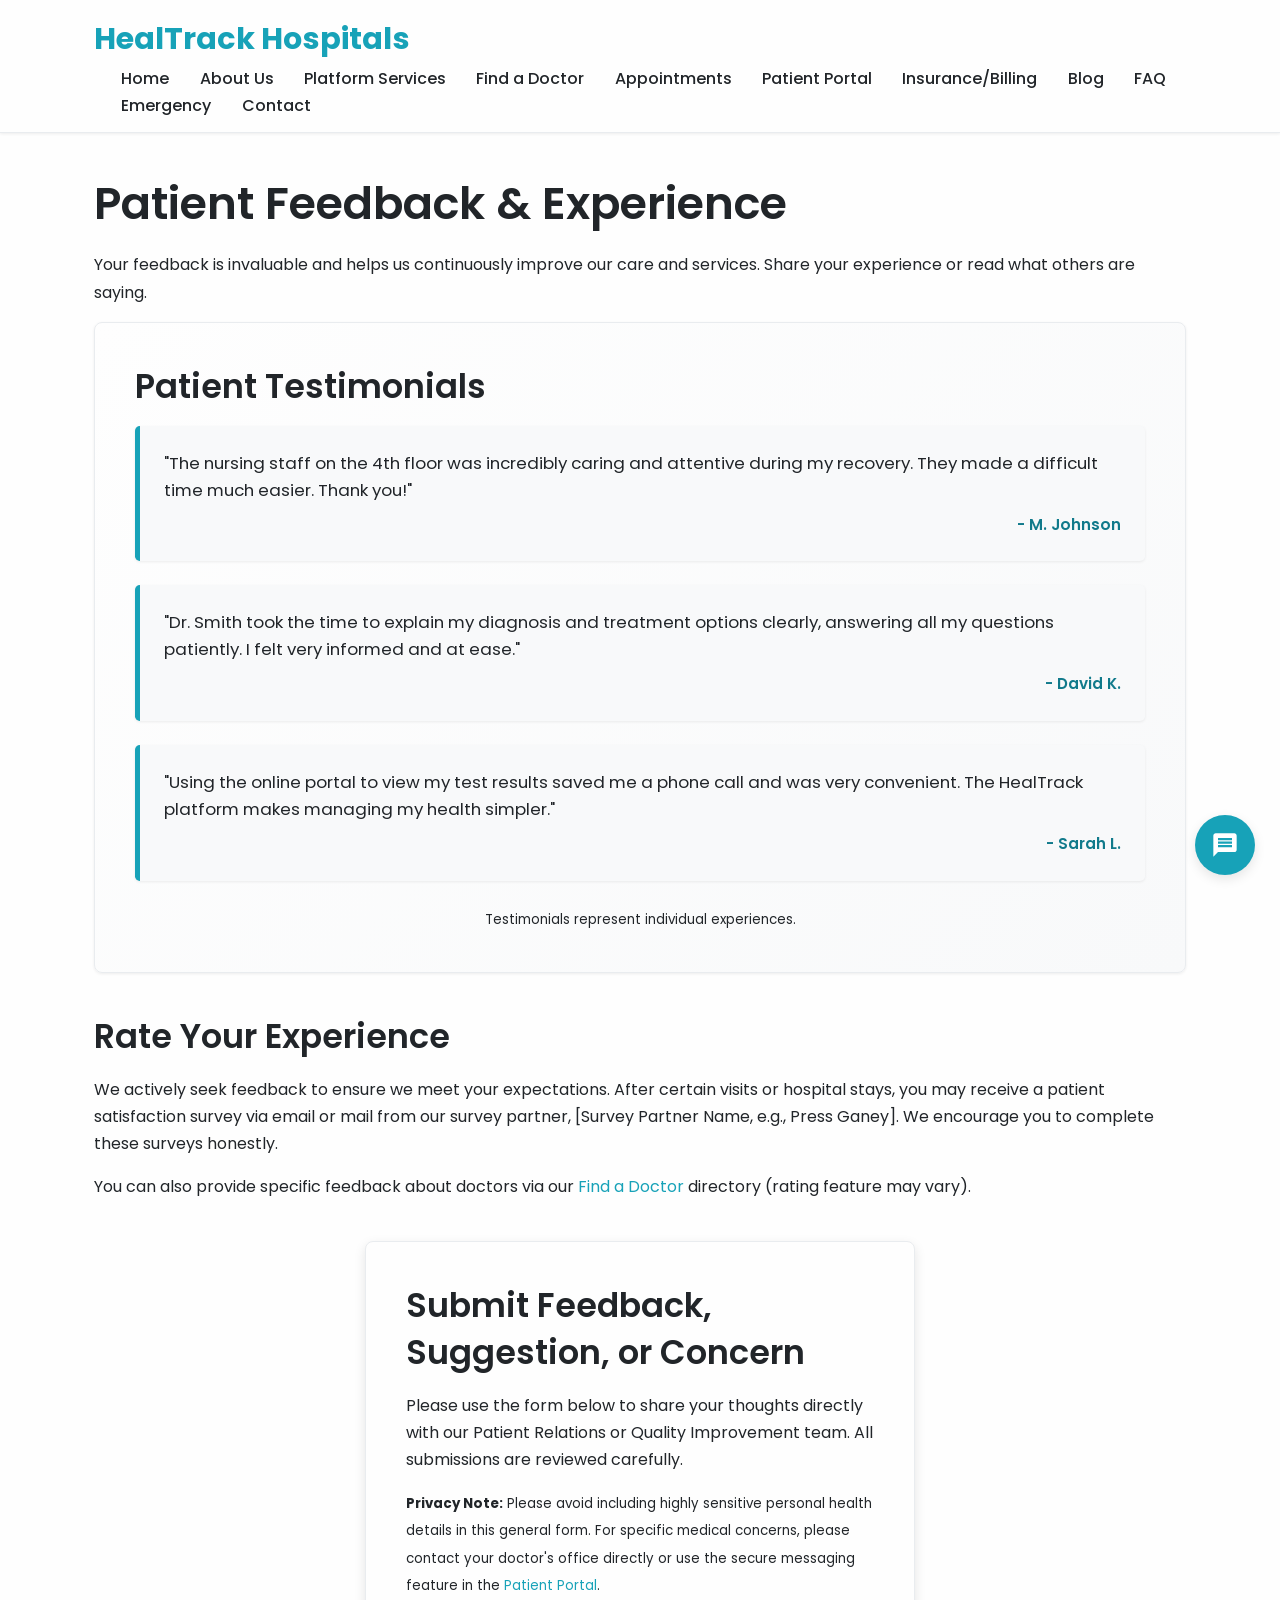
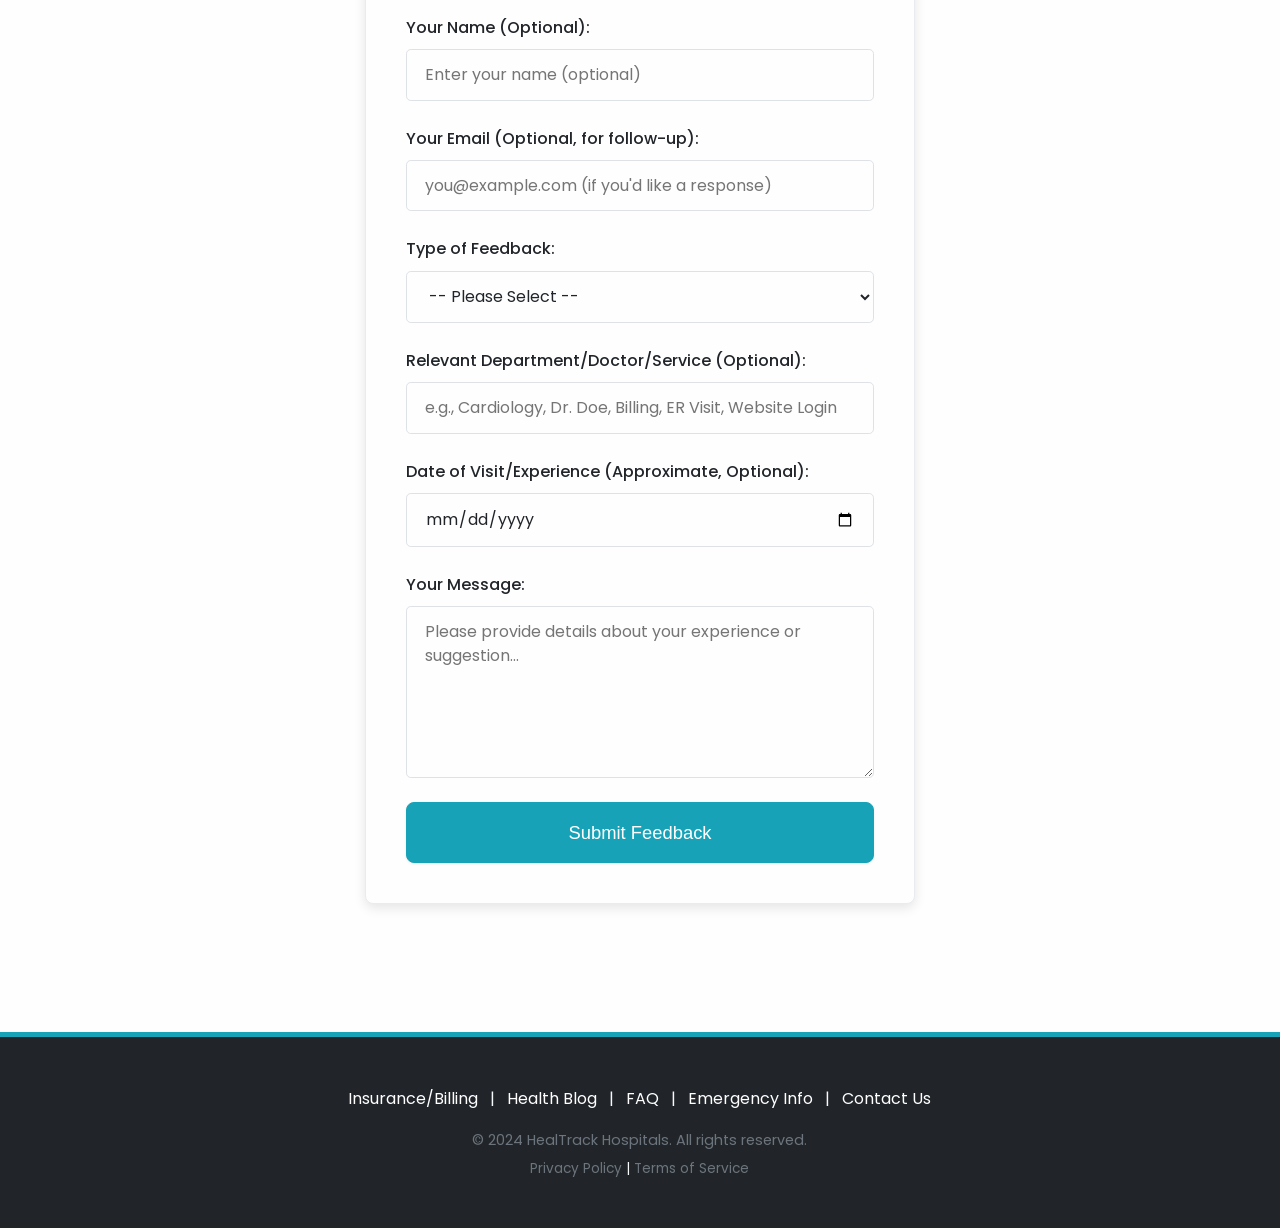
<file: feedback.html>
<!DOCTYPE html>
<html lang="en">
<head>
    <meta charset="UTF-8">
    <meta name="viewport" content="width=device-width, initial-scale=1.0">
    <!-- Title was incorrect, corrected to Feedback -->
    <title>Patient Feedback & Reviews - HealTrack Hospitals</title>
    <link rel="preconnect" href="https://fonts.googleapis.com">
    <link rel="preconnect" href="https://fonts.gstatic.com" crossorigin>
    <link href="https://fonts.googleapis.com/css2?family=Poppins:wght@300;400;500;600;700&display=swap" rel="stylesheet">
    <link rel="stylesheet" href="style.css">
</head>
<body>
    <header>
        <div class="container">
            <div class="logo">HealTrack Hospitals</div>
            <nav>
                 <ul>
                    <li><a href="index.html">Home</a></li>
                    <li><a href="about.html">About Us</a></li>
                    <li><a href="services.html">Platform Services</a></li>
                    <li><a href="doctors.html">Find a Doctor</a></li>
                    <li><a href="appointment.html">Appointments</a></li>
                    <li><a href="patient-portal-login.html">Patient Portal</a></li>
                    <li><a href="insurance.html">Insurance/Billing</a></li>
                    <li><a href="blog.html">Blog</a></li>
                    <li><a href="faq.html">FAQ</a></li>
                    <li><a href="emergency-info.html">Emergency</a></li>
                    <li><a href="contact.html">Contact</a></li>
                    <!-- Optional: Add explicit feedback link here if desired -->
                    <!-- <li><a href="feedback.html" class="active">Feedback</a></li> -->
                 </ul>
             </nav>
         </div>
    </header>

    <main class="container page-padding">
        <h1>Patient Feedback & Experience</h1>
        <p>Your feedback is invaluable and helps us continuously improve our care and services. Share your experience or read what others are saying.</p>

        <section id="testimonials-feedback" class="styled-section">
            <h2>Patient Testimonials</h2>
            <!-- TODO: Load testimonials dynamically or add more static examples -->
             <div class="testimonial">
                <blockquote> <!-- Use blockquote for testimonials -->
                    <p>"The nursing staff on the 4th floor was incredibly caring and attentive during my recovery. They made a difficult time much easier. Thank you!"</p>
                </blockquote>
                <cite>- M. Johnson</cite> <!-- Use cite for the source -->
             </div>
             <div class="testimonial">
                <blockquote>
                 <p>"Dr. Smith took the time to explain my diagnosis and treatment options clearly, answering all my questions patiently. I felt very informed and at ease."</p>
                </blockquote>
                <cite>- David K.</cite>
             </div>
             <div class="testimonial">
                <blockquote>
                 <p>"Using the online portal to view my test results saved me a phone call and was very convenient. The HealTrack platform makes managing my health simpler."</p>
                </blockquote>
                <cite>- Sarah L.</cite>
             </div>
            <p style="text-align: center; margin-top: 1rem;"><small>Testimonials represent individual experiences.</small></p>
        </section>

        <section id="rating-info">
            <h2>Rate Your Experience</h2>
             <!-- TODO: Specify actual survey partner -->
             <p>We actively seek feedback to ensure we meet your expectations. After certain visits or hospital stays, you may receive a patient satisfaction survey via email or mail from our survey partner, [Survey Partner Name, e.g., Press Ganey]. We encourage you to complete these surveys honestly.</p>
             <p>You can also provide specific feedback about doctors via our <a href="doctors.html">Find a Doctor</a> directory (rating feature may vary).</p>
        </section>

        <section id="feedback-form-section" class="centered-form-container">
            <h2>Submit Feedback, Suggestion, or Concern</h2>
            <p>Please use the form below to share your thoughts directly with our Patient Relations or Quality Improvement team. All submissions are reviewed carefully.</p>
            <p><small><strong>Privacy Note:</strong> Please avoid including highly sensitive personal health details in this general form. For specific medical concerns, please contact your doctor's office directly or use the secure messaging feature in the <a href="patient-portal-login.html">Patient Portal</a>.</small></p>

            <form id="feedback-form" action="#" method="post" class="needs-validation" novalidate> <!-- TODO: Add backend action URL -->
                <div class="form-group">
                    <label for="feedback-name">Your Name (Optional):</label>
                    <input type="text" id="feedback-name" name="feedback_name" placeholder="Enter your name (optional)" autocomplete="name">
                </div>
                <div class="form-group">
                    <label for="feedback-email">Your Email (Optional, for follow-up):</label>
                    <input type="email" id="feedback-email" name="feedback_email" placeholder="you@example.com (if you'd like a response)" autocomplete="email">
                </div>
                <div class="form-group">
                    <label for="feedback-type">Type of Feedback:</label>
                    <select id="feedback-type" name="feedback_type" required>
                        <option value="" disabled selected>-- Please Select --</option>
                        <option value="compliment">Compliment / Positive Feedback</option>
                        <option value="suggestion">Suggestion for Improvement</option>
                        <option value="concern">Concern / Complaint</option>
                        <option value="website_platform">Website / Portal Feedback</option>
                        <option value="general">General Comment</option>
                    </select>
                    <div class="invalid-feedback">Please select the type of feedback.</div>
                </div>
                 <div class="form-group">
                     <label for="feedback-department">Relevant Department/Doctor/Service (Optional):</label>
                     <input type="text" id="feedback-department" name="feedback_department" placeholder="e.g., Cardiology, Dr. Doe, Billing, ER Visit, Website Login">
                 </div>
                 <div class="form-group">
                    <label for="visit-date">Date of Visit/Experience (Approximate, Optional):</label>
                    <input type="date" id="visit-date" name="visit_date">
                 </div>
                 <div class="form-group">
                     <label for="feedback-message">Your Message:</label>
                     <textarea id="feedback-message" name="feedback_message" rows="6" required placeholder="Please provide details about your experience or suggestion..."></textarea>
                     <div class="invalid-feedback">Please enter your message.</div>
                 </div>
                 <button type="submit" class="btn btn-primary btn-lg" style="width: 100%;">Submit Feedback</button>
             </form>
        </section>

    </main>
    <footer>
        <div class="container">
            <div class="footer-links">
                <a href="insurance.html">Insurance/Billing</a> |
                <a href="blog.html">Health Blog</a> |
                <a href="faq.html">FAQ</a> |
                <a href="emergency-info.html">Emergency Info</a> |
                <a href="contact.html">Contact Us</a>
            </div>
            <div class="footer-info">
                © 2024 HealTrack Hospitals. All rights reserved.
            </div>
            <div class="footer-legal">
                 <a href="#">Privacy Policy</a> | <a href="#">Terms of Service</a>
            </div>
        </div>
    </footer>

    <!-- Chatbot Structure (Reusing improved structure) -->
     <div id="chatbot-container">
         <button id="chatbot-toggle" title="Chat with Assistant" aria-label="Toggle chat window"></button>
         <div id="chatbot-window" class="hidden" role="dialog" aria-labelledby="chatbot-header" aria-modal="true">
              <div id="chatbot-header">HealTrack Assistant</div>
              <div id="chatbot-messages" aria-live="polite" role="log">
                  <div class="bot-message">Hi! Want to provide feedback about your experience, share a suggestion, or read patient testimonials?</div>
              </div>
              <div id="chatbot-input">
                  <input type="text" id="user-input" placeholder="Type your message..." autocomplete="off" aria-label="Your message">
                  <button id="send-button" title="Send Message" aria-label="Send your message"></button>
              </div>
         </div>
      </div>

    <script src="script.js"></script>
</body>
</html>
</file>
<file: style.css>
/* ===== ROOT VARIABLES & BASE STYLES ===== */
:root {
    /* NEW: Teal & Orange Palette */
    --primary-color: #17a2b8; /* Teal */
    --primary-dark: #117a8b; /* Darker Teal */
    --primary-light: #d1ecf1; /* Lighter Teal Tint */
    --secondary-color: #343a40; /* Dark Gray */
    --secondary-dark: #212529; /* Very Dark Gray / Blackish */
    --secondary-light: #6c757d; /* Medium Gray */
    --accent-color: #fd7e14; /* Orange */
    --accent-dark: #e66a00; /* Darker Orange */

    --light-bg: #f8f9fa; /* Very Light Gray */
    --lighter-bg: #fefefe; /* Off-White */
    --white: #ffffff;
    --border-color: #dee2e6; /* Light Gray Border */
    --border-light: #e9ecef; /* Very Light Border */

    --text-color: var(--secondary-dark); /* Main text */
    --text-muted: var(--secondary-light); /* Muted text */
    --link-color: var(--primary-color);
    --link-hover-color: var(--primary-dark);

    --success: #28a745;
    --danger: #dc3545;
    --warning: #ffc107;
    --info: #17a2b8; /* Teal also used for info */

    --font-family: 'Poppins', 'Segoe UI', Tahoma, Geneva, Verdana, sans-serif;
    --base-font-size: 16px;
    --line-height: 1.7;

    --container-width: 1140px;
    --container-padding: 1.5rem; /* Slightly more padding */

    --border-radius-sm: 0.2rem;
    --border-radius: 0.3rem;
    --border-radius-lg: 0.5rem;

    --box-shadow-sm: 0 1px 3px rgba(0, 0, 0, 0.07);
    --box-shadow: 0 4px 12px rgba(0, 0, 0, 0.1);
    --box-shadow-lg: 0 8px 25px rgba(0, 0, 0, 0.15);
    --box-shadow-focus: 0 0 0 0.25rem rgba(23, 162, 184, 0.25); /* Teal focus */

    --transition-speed: 0.25s ease-in-out;

    /* Spacing units */
    --spacing-xs: 0.25rem;
    --spacing-sm: 0.5rem;
    --spacing-md: 1rem;
    --spacing-lg: 1.5rem;
    --spacing-xl: 2.5rem;
    --spacing-xxl: 4rem;
}

* {
    margin: 0;
    padding: 0;
    box-sizing: border-box;
}

html {
    font-size: var(--base-font-size);
    scroll-behavior: smooth;
    -webkit-font-smoothing: antialiased;
    -moz-osx-font-smoothing: grayscale;
}

body {
    font-family: var(--font-family);
    line-height: var(--line-height);
    color: var(--text-color);
    background-color: var(--lighter-bg); /* Use off-white */
    display: flex;
    flex-direction: column;
    min-height: 100vh;
}

main {
    flex-grow: 1; /* Allow main content to expand */
}

.container {
    width: 90%;
    max-width: var(--container-width);
    margin: 0 auto;
    padding: 0 var(--container-padding);
}

/* Utility: Add padding to main content areas */
main.page-padding {
    padding-top: var(--spacing-xl);
    padding-bottom: var(--spacing-xxl); /* More vertical padding */
}

section {
    margin-bottom: var(--spacing-xl);
}
section:last-of-type {
    margin-bottom: 0; /* Remove bottom margin on last section */
}

/* Page Title Styling */
.page-title {
    font-size: clamp(2rem, 5vw, 2.8rem); /* Responsive title size */
    font-weight: 700;
    color: var(--secondary-dark);
    margin-bottom: var(--spacing-sm);
    padding-bottom: var(--spacing-sm);
    border-bottom: 3px solid var(--primary-color);
    display: inline-block; /* Fit border to text */
}
.page-title i { /* Icon in page title */
    margin-right: var(--spacing-sm);
    color: var(--primary-color);
    font-size: 0.9em;
}

/* Lead text below main titles */
p.lead-text {
    font-size: 1.15rem;
    color: var(--text-muted);
    margin-bottom: var(--spacing-xl);
    max-width: 800px; /* Constrain width */
    line-height: 1.8;
}

/* Section Title Styling */
.section-title {
    font-size: clamp(1.6rem, 4vw, 2.1rem);
    font-weight: 600;
    color: var(--primary-dark);
    margin-bottom: var(--spacing-lg);
    position: relative;
    padding-bottom: var(--spacing-sm);
}
/* Underline effect for section titles */
.section-title::after {
    content: '';
    position: absolute;
    bottom: 0;
    left: 0;
    width: 60px; /* Fixed width underline */
    height: 3px;
    background-color: var(--accent-color); /* Use accent for underline */
    border-radius: 2px;
}
/* Remove default H2 border */
h2 { border-bottom: none; padding-bottom: 0; }

/* Basic Element Styles */
h1, h2, h3, h4, h5, h6 {
    margin-bottom: 1rem;
    font-weight: 600;
    line-height: 1.4; /* Slightly tighter */
    color: var(--secondary-dark);
}
h1 { font-size: 2.8rem; }
h2 { font-size: 2.1rem; }
h3 { font-size: 1.6rem; color: var(--primary-dark); }
h4 { font-size: 1.25rem; }

p {
    margin-bottom: var(--spacing-md);
}
p:last-child { margin-bottom: 0; }

a {
    color: var(--link-color);
    text-decoration: none;
    transition: color var(--transition-speed);
}
a:hover {
    color: var(--link-hover-color);
    text-decoration: underline;
}
/* External link icon */
a i.fa-external-link-alt { font-size: 0.8em; margin-left: 3px; }

ul, ol {
    padding-left: 25px;
    margin-bottom: var(--spacing-md);
}
li { margin-bottom: var(--spacing-sm); }

/* Styled Lists (using icons) */
ul.styled-list, ul.leadership-list, ul.portal-features-list, ul.why-list {
    list-style: none;
    padding-left: 0;
}
ul.styled-list li, ul.leadership-list li, ul.portal-features-list li, ul.why-list li {
    padding-left: 2rem; /* Space for icon */
    position: relative;
    margin-bottom: var(--spacing-md);
}
ul.styled-list .list-icon, ul.leadership-list .list-icon, ul.portal-features-list .list-icon, ul.why-list .list-icon {
    position: absolute;
    left: 0;
    top: 5px; /* Adjust vertical alignment */
    color: var(--primary-color);
    font-size: 1.1em;
    width: 1.5em; /* Ensure consistent alignment */
    text-align: center;
}
ul.why-list .list-icon.success { color: var(--success); }
ul.two-column-list .list-icon.danger { color: var(--danger); }

/* Two Column List */
.two-column-list {
    columns: 2;
    -webkit-columns: 2;
    -moz-columns: 2;
    column-gap: var(--spacing-xl);
    list-style: none;
    padding-left: 0;
}
.two-column-list li {
    break-inside: avoid-column; /* Prevent items breaking across columns */
    padding-left: 2rem;
    position: relative;
    margin-bottom: var(--spacing-md);
}
.two-column-list .list-icon {
    position: absolute;
    left: 0;
    top: 5px;
    color: var(--primary-color);
    font-size: 1em;
    width: 1.5em;
    text-align: center;
}

blockquote {
    margin: var(--spacing-md) 0;
    padding: var(--spacing-md) var(--spacing-lg);
    border-left: 4px solid var(--primary-light);
    background-color: var(--light-bg);
    font-style: italic;
    color: var(--text-muted);
    border-radius: var(--border-radius);
}
blockquote p { margin-bottom: 0; }
cite {
    display: block;
    text-align: right;
    margin-top: var(--spacing-sm);
    font-style: normal;
    font-weight: 500;
    color: var(--secondary-dark);
}

hr {
    border: none;
    height: 1px;
    background-color: var(--border-light);
    margin: var(--spacing-lg) 0;
}
hr.section-divider { /* For Surgery Demo page */
    background: linear-gradient(to right, transparent, var(--border-color), transparent);
    margin: var(--spacing-xl) 0;
    height: 2px;
}

img {
    max-width: 100%;
    height: auto;
    display: block;
    border-radius: var(--border-radius); /* Add slight rounding */
}

/* Accessibility Helper */
.visually-hidden {
  position: absolute;
  width: 1px;
  height: 1px;
  padding: 0;
  margin: -1px;
  overflow: hidden;
  clip: rect(0, 0, 0, 0);
  white-space: nowrap;
  border: 0;
}

/* ===== HEADER & NAVIGATION ===== */
header {
    background: var(--lighter-bg);
    padding: 0.8rem 0;
    border-bottom: 1px solid var(--border-light);
    position: sticky;
    top: 0;
    z-index: 1000; /* Ensure above other content */
    box-shadow: var(--box-shadow-sm);
}

header .container {
    display: flex;
    justify-content: space-between;
    align-items: center;
    flex-wrap: wrap;
}

header .logo {
    font-size: 1.9rem; /* Slightly larger */
    font-weight: 700;
    color: var(--primary-color);
    text-decoration: none;
    margin-right: var(--spacing-lg);
    transition: color var(--transition-speed);
    display: flex; /* Align icon */
    align-items: center;
}
header .logo i {
    margin-right: var(--spacing-sm);
    font-size: 0.9em; /* Make icon slightly smaller than text */
}
header .logo:hover {
    color: var(--primary-dark);
    text-decoration: none;
}

header nav ul {
    list-style: none;
    padding-left: 0;
    margin-bottom: 0;
    display: flex;
    flex-wrap: wrap;
    align-items: center; /* Align nav items vertically */
}

header nav ul li {
    margin-bottom: 0;
    margin-left: var(--spacing-lg); /* Adjusted spacing */
}

header nav ul li a {
    color: var(--secondary-dark);
    text-decoration: none;
    font-weight: 500;
    padding: 0.6rem 0.2rem; /* Vertical padding for click area */
    position: relative;
    transition: color var(--transition-speed);
    white-space: nowrap;
}
/* Underline hover effect */
header nav ul li a::after {
    content: '';
    position: absolute;
    width: 0;
    height: 2px;
    bottom: 0;
    left: 0;
    background-color: var(--primary-color);
    transition: width var(--transition-speed);
    visibility: hidden;
}
header nav ul li a:hover,
header nav ul li a.active {
    color: var(--primary-color);
    text-decoration: none; /* Remove underline */
}
header nav ul li a:hover::after,
header nav ul li a.active::after {
    width: 100%;
    visibility: visible;
}
/* Icon in active nav link (optional) */
header nav ul li a.active i {
    margin-right: var(--spacing-xs);
}

/* ===== BUTTONS ===== */
.btn {
    display: inline-flex; /* Use flex for icon alignment */
    align-items: center;
    justify-content: center;
    gap: var(--spacing-sm); /* Space between icon and text */
    padding: 0.75rem 1.5rem;
    font-size: 1rem;
    font-weight: 500;
    line-height: 1.5;
    text-align: center;
    vertical-align: middle;
    cursor: pointer;
    border: 1px solid transparent;
    border-radius: var(--border-radius);
    transition: all var(--transition-speed);
    text-decoration: none;
    box-shadow: var(--box-shadow-sm);
}
.btn i {
    line-height: 1; /* Prevent icon from affecting button height */
}
.btn:hover {
    text-decoration: none;
     box-shadow: var(--box-shadow);
     transform: translateY(-2px) scale(1.02); /* Lift and slightly enlarge */
}
.btn:focus {
    outline: 0;
    box-shadow: var(--box-shadow-focus);
}
.btn:active {
    transform: translateY(1px);
    box-shadow: none;
}
.btn:disabled, .btn.disabled {
    opacity: 0.65;
    cursor: not-allowed;
    box-shadow: none;
    transform: none;
    pointer-events: none;
}

.btn-primary {
    color: var(--white);
    background-color: var(--primary-color);
    border-color: var(--primary-color);
}
.btn-primary:hover {
    background-color: var(--primary-dark);
    border-color: var(--primary-dark);
    color: var(--white);
}

/* Accent Button */
.btn-accent {
    color: var(--white);
    background-color: var(--accent-color);
    border-color: var(--accent-color);
}
.btn-accent:hover {
    background-color: var(--accent-dark);
    border-color: var(--accent-dark);
    color: var(--white);
}

.btn-secondary { /* Now uses dark gray */
    color: var(--white);
    background-color: var(--secondary-color);
    border-color: var(--secondary-color);
}
.btn-secondary:hover {
    background-color: var(--secondary-dark);
    border-color: var(--secondary-dark);
    color: var(--white);
}

.btn-outline-primary {
     color: var(--primary-color);
     background-color: transparent;
     border-color: var(--primary-color);
}
 .btn-outline-primary:hover {
     color: var(--white);
     background-color: var(--primary-color);
     border-color: var(--primary-color);
}

.btn-outline-light { /* For dark backgrounds like Hero */
    color: var(--lighter-bg);
    background-color: transparent;
    border-color: var(--lighter-bg);
}
.btn-outline-light:hover {
    color: var(--secondary-dark);
    background-color: var(--lighter-bg);
    border-color: var(--lighter-bg);
}

.btn-small {
    padding: 0.4rem 0.8rem;
    font-size: 0.9rem;
    gap: var(--spacing-xs);
}

.btn-lg {
    padding: 1rem 2rem;
    font-size: 1.15rem;
    border-radius: var(--border-radius-lg);
}

/* ===== HERO SECTION ===== */
.hero {
    background: linear-gradient(rgba(23, 162, 184, 0.7), rgba(17, 122, 139, 0.8)), url('https://images.unsplash.com/photo-1576091160550-2173dba999ef?crop=entropy&cs=tinysrgb&fit=max&fm=jpg&ixid=MnwxfDB8MXxyYW5kb218MHx8aGVhbHRoY2FyZSx0ZWNobm9sb2d5fHx8fHx8MTY4MTMwOTg0Ng&ixlib=rb-4.0.3&q=80&utm_campaign=api-credit&utm_medium=referral&utm_source=unsplash_source&w=1600') no-repeat center center/cover; /* Teal gradient */
    color: var(--white);
    text-align: center;
    padding: 6rem var(--container-padding);
    border-radius: 0 0 var(--border-radius-lg) var(--border-radius-lg); /* Round bottom corners */
    margin: 0 auto var(--spacing-xl); /* Remove top margin */
    max-width: var(--container-width);
    box-shadow: var(--box-shadow-lg);
}
.hero h1 {
    font-size: clamp(2.5rem, 6vw, 3.5rem); /* Responsive H1 */
    font-weight: 700;
    margin-bottom: var(--spacing-md);
    color: var(--white);
    border-bottom: none; /* Remove default border */
    padding-bottom: 0;
    text-shadow: 1px 1px 3px rgba(0,0,0,0.3); /* Subtle text shadow */
}
.hero p {
    font-size: 1.25rem;
    margin-bottom: var(--spacing-lg);
    opacity: 0.95; /* Slightly less opacity */
    max-width: 750px;
    margin-left: auto;
    margin-right: auto;
}
.hero .btn {
    margin: var(--spacing-sm);
}

/* ===== CARDS & GRIDS ===== */
.results-grid {
    display: grid;
    grid-template-columns: repeat(auto-fit, minmax(290px, 1fr)); /* Adjust min size */
    gap: var(--spacing-lg);
}

.card-style {
    background: var(--lighter-bg);
    border: 1px solid var(--border-light);
    border-radius: var(--border-radius-lg); /* More rounded */
    padding: var(--spacing-lg);
    box-shadow: var(--box-shadow-sm);
    transition: transform var(--transition-speed), box-shadow var(--transition-speed);
    display: flex;
    flex-direction: column;
    height: 100%; /* Make cards in a row equal height */
    position: relative; /* For potential absolute elements inside */
    overflow: hidden; /* Clip potential overflows */
}
.card-style:hover {
    transform: translateY(-6px); /* More lift */
    box-shadow: var(--box-shadow-lg);
}

.card-style h3 {
    margin-top: var(--spacing-sm);
    margin-bottom: var(--spacing-sm);
    font-size: 1.3rem;
    color: var(--primary-dark);
}
.card-style p {
    font-size: 0.95rem;
    color: var(--text-muted);
    flex-grow: 1; /* Allow text to take up space */
    margin-bottom: var(--spacing-lg);
}
.card-style .btn {
    margin-top: auto; /* Push button to bottom */
    width: fit-content; /* Fit button to content */
    align-self: flex-start; /* Align button left by default */
}
.card-style.text-center .btn {
    align-self: center; /* Center button if card text is centered */
}
.card-icon { /* Larger icon inside card */
    font-size: 2.5rem;
    color: var(--primary-color);
    margin-bottom: var(--spacing-md);
    display: block; /* Ensure it takes space */
    text-align: center; /* Center icon */
}
.card-icon-top { /* Smaller icon at the top right (e.g., Blog) */
    position: absolute;
    top: var(--spacing-md);
    right: var(--spacing-md);
    font-size: 1.8rem;
    color: var(--primary-light);
    opacity: 0.7;
}

/* Quick Link Cards */
.quick-link-card { text-align: center; }

/* Doctor Profile Cards */
.doctor-profile-card { text-align: left; padding-left: 2rem;}
.avatar-placeholder {
    width: 70px;
    height: 70px;
    border-radius: 50%;
    background-color: var(--primary-light);
    color: var(--primary-dark);
    display: flex;
    align-items: center;
    justify-content: center;
    font-size: 1.8rem;
    font-weight: 600;
    margin-bottom: var(--spacing-lg);
    float: left; /* Float avatar left */
    margin-right: var(--spacing-lg);
    margin-top: var(--spacing-xs);
}
.doctor-profile-card h3 { margin-top: 0; font-size: 1.4rem; }
.doctor-profile-card p { margin-bottom: var(--spacing-sm); font-size: 0.9rem; display: flex; align-items: center; gap: var(--spacing-sm);}
.doctor-profile-card p i { color: var(--primary-color); width: 16px; text-align: center; flex-shrink: 0;}
.doctor-profile-card .doctor-specialty { font-weight: 500; color: var(--text-color); }
.doctor-profile-card .telemed-available i { color: var(--success); }
.doctor-profile-card .telemed-none i { color: var(--text-muted); }
.accepting-patients i { color: var(--success); }
.accepting-none i { color: var(--danger); }
.patient-rating i { color: var(--warning); }
.doctor-profile-card .btn { clear: both; margin-top: var(--spacing-lg); display: block;} /* Clear float */

/* Blog Post Cards */
.blog-post { text-align: left; }
.blog-post h3 { color: var(--secondary-dark); }
.post-meta {
    font-size: 0.85em;
    color: var(--text-muted);
    margin-bottom: var(--spacing-md);
    display: flex;
    align-items: center;
    flex-wrap: wrap; /* Allow meta to wrap */
    gap: var(--spacing-sm);
}
.post-meta i { margin-right: var(--spacing-xs); }

/* Service Item Cards */
.service-item { text-align: left; border-left: 5px solid var(--primary-color); }

/* ===== FORMS ===== */
.form-group {
    margin-bottom: var(--spacing-lg);
}
.form-group label {
    display: flex; /* Align icon and label text */
    align-items: center;
    gap: var(--spacing-sm);
    margin-bottom: var(--spacing-sm);
    font-weight: 500;
    color: var(--secondary-dark);
}
.form-group .form-icon {
    color: var(--primary-color);
    width: 16px; /* Fixed width for alignment */
    text-align: center;
}
.form-group input[type="text"],
.form-group input[type="email"],
.form-group input[type="tel"],
.form-group input[type="password"],
.form-group input[type="date"],
.form-group input[type="search"],
.form-group select,
.form-group textarea {
    display: block;
    width: 100%;
    padding: 0.8rem 1.1rem; /* Increased padding */
    font-size: 1rem;
    font-family: inherit;
    line-height: 1.5;
    color: var(--text-color);
    background-color: var(--lighter-bg);
    background-clip: padding-box;
    border: 1px solid var(--border-color);
    border-radius: var(--border-radius);
    transition: border-color var(--transition-speed), box-shadow var(--transition-speed);
}
.form-group input:focus,
.form-group select:focus,
.form-group textarea:focus {
    border-color: var(--primary-color);
    outline: 0;
    box-shadow: var(--box-shadow-focus);
    background-color: var(--white); /* Slightly whiter on focus */
}
.form-group textarea {
    resize: vertical;
    min-height: 130px;
}
.form-group input[type="radio"],
.form-group input[type="checkbox"] {
    margin-right: 0.6rem;
    vertical-align: middle;
    height: 1.1em;
    width: 1.1em;
    accent-color: var(--primary-color); /* Style the check/radio itself */
}
.form-group label.inline-label { /* Label next to radio/checkbox */
    display: inline-flex;
    align-items: center;
    margin-bottom: 0;
    font-weight: 400;
    vertical-align: middle;
}

/* Radio Button Styling Enhancement */
.radio-group { padding: var(--spacing-sm) 0; }
.radio-group input[type="radio"] { display: none; /* Hide default radio */ }
.radio-group label.radio-label {
    display: inline-flex;
    align-items: center;
    cursor: pointer;
    margin-bottom: var(--spacing-sm);
    padding: 0.7rem 1.2rem;
    border: 1px solid var(--border-color);
    border-radius: var(--border-radius);
    transition: background-color var(--transition-speed), border-color var(--transition-speed), box-shadow var(--transition-speed);
    width: 100%;
    position: relative; /* For checkmark */
}
.radio-group label.radio-label:hover { background-color: var(--light-bg); }
.radio-group input[type="radio"]:checked + label.radio-label {
    background-color: var(--primary-light);
    border-color: var(--primary-color);
    box-shadow: var(--box-shadow-sm);
    font-weight: 500;
    color: var(--primary-dark);
}
.radio-icon { /* Icon within the label */
    margin-right: var(--spacing-sm);
    font-size: 1.2em;
    line-height: 1;
    color: var(--primary-color);
    transition: color var(--transition-speed);
}
.radio-group input[type="radio"]:checked + label.radio-label .radio-icon {
    color: var(--primary-dark);
}
/* Optional: Add a checkmark */
.radio-group input[type="radio"]:checked + label.radio-label::after {
    content: '\f00c'; /* Font Awesome check */
    font-family: 'Font Awesome 5 Free';
    font-weight: 900;
    position: absolute;
    right: 1.2rem;
    top: 50%;
    transform: translateY(-50%);
    color: var(--success);
    font-size: 1.1rem;
}

form small, p.form-note small {
    display: block;
    margin-top: var(--spacing-md);
    color: var(--text-muted);
    font-size: 0.9em;
    line-height: 1.6;
}
p.form-note { margin-top: var(--spacing-lg); }

/* Filter Form Layout */
.filter-form, #doctor-search form {
    display: flex;
    gap: var(--spacing-md);
    align-items: flex-end;
    flex-wrap: wrap;
    padding: var(--spacing-lg);
    background-color: var(--light-bg);
    border-radius: var(--border-radius);
    margin-bottom: var(--spacing-xl);
}
.filter-form .form-group, #doctor-search form .form-group { flex-grow: 1; margin-bottom: 0; }
.filter-form button, #doctor-search form button { flex-shrink: 0; }

/* Centered Form Containers */
.portal-forms,
.centered-form-container {
     max-width: 550px; /* Slightly wider */
     margin: var(--spacing-xl) auto;
     padding: var(--spacing-xl);
     background: var(--lighter-bg);
     border: 1px solid var(--border-light);
     border-radius: var(--border-radius-lg);
     box-shadow: var(--box-shadow);
}
 .portal-forms h2.form-title,
 .centered-form-container h2.form-title {
    text-align: center;
    margin-bottom: var(--spacing-lg);
    font-size: 1.7rem;
    color: var(--secondary-dark);
    display: flex;
    align-items: center;
    justify-content: center;
    gap: var(--spacing-sm);
 }
 .portal-forms h2.form-title i,
 .centered-form-container h2.form-title i {
    color: var(--primary-color);
    font-size: 0.9em;
 }
 .form-links {
     margin-top: var(--spacing-lg);
     text-align: center;
     font-size: 0.9em;
 }
 .form-links a { font-weight: 500; }

.secondary-box { /* Less emphasis for signup prompt */
    background-color: var(--light-bg);
    box-shadow: var(--box-shadow-sm);
    border-top: 3px solid var(--primary-color);
}
.secondary-box h2 { font-size: 1.5rem; }

/* Checkbox styling */
.form-check { display: flex; align-items: center; }
.form-check-input { width: auto; margin-right: var(--spacing-sm); margin-top: 0; }
.form-check-label { font-weight: 400; margin-bottom: 0; }
.form-options { display: flex; justify-content: space-between; align-items: center; flex-wrap: wrap; gap: var(--spacing-sm); }

/* ===== FORM VALIDATION STYLES ===== */
.invalid-feedback {
    display: none;
    width: 100%;
    margin-top: var(--spacing-xs);
    font-size: 0.875em;
    color: var(--danger);
}
/* Style invalid inputs */
.was-validated .form-control:invalid, /* Bootstrap class */
.was-validated input:invalid,
.was-validated select:invalid,
.was-validated textarea:invalid {
    border-color: var(--danger);
    padding-right: calc(1.5em + 0.75rem); /* Space for icon */
    background-image: url('data:image/svg+xml,%3csvg xmlns=%27http://www.w3.org/2000/svg%27 viewBox=%270 0 12 12%27 width=%2712%27 height=%2712%27 fill=%27none%27 stroke=%27%23dc3545%27%3e%3ccircle cx=%276%27 cy=%276%27 r=%274.5%27/%3e%3cpath stroke-linejoin=%27round%27 d=%27M5.8 3.6h.4L6 6.5z%27/%3e%3ccircle cx=%276%27 cy=%278.2%27 r=%27.6%27 fill=%27%23dc3545%27 stroke=%27none%27/%3e%3c/svg%3e');
    background-repeat: no-repeat;
    background-position: right calc(0.375em + 0.1875rem) center;
    background-size: calc(0.75em + 0.375rem) calc(0.75em + 0.375rem);
}
.was-validated select:invalid {
    background-position: right 1.75rem center, right 0.75rem center; /* Adjust select icon pos */
    background-size: calc(0.75em + 0.375rem) calc(0.75em + 0.375rem), 8px 10px;
}
.was-validated .form-control:invalid:focus,
.was-validated input:invalid:focus,
.was-validated select:invalid:focus,
.was-validated textarea:invalid:focus {
    border-color: var(--danger);
    box-shadow: 0 0 0 0.25rem rgba(220, 53, 69, 0.25);
}
/* Show feedback message */
.was-validated .form-control:invalid ~ .invalid-feedback,
.was-validated input:invalid ~ .invalid-feedback,
.was-validated select:invalid ~ .invalid-feedback,
.was-validated textarea:invalid ~ .invalid-feedback,
.was-validated .radio-group:invalid ~ .invalid-feedback { /* Target feedback after radio group */
    display: block;
}
/* Style radios/checkboxes */
.was-validated input[type="radio"]:required:invalid + label,
.was-validated input[type="checkbox"]:required:invalid + label {
    color: var(--danger);
}
.was-validated .radio-group:invalid label.radio-label {
    border-color: var(--danger); /* Indicate error on the whole label */
}

/* Style valid inputs (optional green border) */
.was-validated .form-control:valid,
.was-validated input:valid,
.was-validated select:valid,
.was-validated textarea:valid {
    border-color: var(--success);
    /* Remove background icon for valid state unless desired */
    background-image: none;
}
.was-validated .form-control:valid:focus,
.was-validated input:valid:focus,
.was-validated select:valid:focus,
.was-validated textarea:valid:focus {
    border-color: var(--success);
    box-shadow: 0 0 0 0.25rem rgba(40, 167, 69, 0.25);
}


/* ===== SPECIFIC PAGE SECTIONS ===== */

/* Styled Section */
.styled-section {
    padding: var(--spacing-xl);
    background: linear-gradient(135deg, var(--lighter-bg) 0%, var(--light-bg) 100%);
    border: 1px solid var(--border-light);
    border-radius: var(--border-radius-lg);
    box-shadow: var(--box-shadow-sm);
    margin-bottom: var(--spacing-xl);
}

/* Insurance Page */
.insurance-list { /* Already styled as styled-list */ margin-top: var(--spacing-lg); }
.contact-note { margin-top: var(--spacing-lg); font-weight: 500; }
.accepted-cards { font-size: 1.8rem; color: var(--text-muted); margin-top: var(--spacing-sm);}
.accepted-cards i { margin-right: var(--spacing-sm); }
.disclaimer { margin-top: var(--spacing-lg); font-size: 0.9em; }
.faq-link { margin-top: var(--spacing-xl); text-align: center; }

/* Emergency Page */
.emergency-section {
    border: 1px solid var(--border-color);
    padding: var(--spacing-lg);
    border-radius: var(--border-radius);
    margin-bottom: var(--spacing-lg);
}
.emergency-section.critical {
    border-left: 6px solid var(--danger);
    background-color: #fdf0f1; /* Lighter red */
    color: #721c24; /* Darker red text */
    box-shadow: var(--box-shadow);
}
.emergency-section.critical h2,
.emergency-section.critical strong {
    color: var(--danger);
}
.emergency-section.critical h2 i { margin-right: var(--spacing-sm); }
.emergency-section.critical a { color: #721c24; text-decoration: underline;}
.emergency-section.critical a:hover { color: var(--danger); }

/* FAQ Page */
#faq-list {
    max-width: 900px; /* Limit width for readability */
    margin: 0 auto;
}
.faq-item {
    margin-bottom: var(--spacing-sm);
    border: 1px solid var(--border-light);
    border-radius: var(--border-radius);
    overflow: hidden;
    background-color: var(--lighter-bg);
    box-shadow: var(--box-shadow-sm);
    transition: box-shadow var(--transition-speed);
}
.faq-item:hover { box-shadow: var(--box-shadow); }

.faq-question {
    background-color: transparent;
    color: var(--secondary-dark);
    cursor: pointer;
    padding: var(--spacing-md) calc(var(--spacing-lg) + 1.5rem) var(--spacing-md) var(--spacing-lg); /* Space for +/- icon */
    width: 100%;
    border: none;
    text-align: left;
    outline: none;
    font-size: 1.1rem;
    font-weight: 600;
    transition: background-color var(--transition-speed);
    position: relative;
    display: flex; /* Use flex for icon alignment */
    align-items: center;
    gap: var(--spacing-sm);
}
.faq-question .faq-icon {
    color: var(--primary-color);
    width: 1.2em; /* Fixed width */
    text-align: center;
}
.faq-question:hover {
    background-color: var(--light-bg);
    color: var(--primary-dark);
}
/* Plus/Minus Icon */
.faq-question::after {
    content: '+';
    font-size: 1.8rem;
    font-weight: 300;
    color: var(--primary-color);
    position: absolute;
    right: var(--spacing-lg);
    top: 50%;
    transform: translateY(-50%);
    transition: transform var(--transition-speed);
}
.faq-question.active::after { transform: translateY(-50%) rotate(45deg); }
.faq-question.active {
    background-color: var(--primary-light);
    color: var(--primary-dark);
}
.faq-answer {
    padding: 0 var(--spacing-lg);
    background-color: var(--lighter-bg);
    max-height: 0;
    overflow: hidden;
    transition: max-height 0.3s ease-out, padding 0.3s ease-out;
    border-top: 1px solid var(--border-light);
}
.faq-answer p, .faq-answer ul { margin: var(--spacing-md) 0; }
.faq-answer p:first-child { margin-top: var(--spacing-lg); }
.faq-answer p:last-child, .faq-answer ul:last-child { margin-bottom: var(--spacing-lg); }
.faq-answer.active { max-height: 600px; /* Generous max height */ }


/* Testimonials */
.testimonial {
    border-left: 5px solid var(--primary-color);
    padding: var(--spacing-lg);
    background-color: var(--light-bg);
    margin-bottom: var(--spacing-lg);
    border-radius: var(--border-radius);
    box-shadow: var(--box-shadow-sm);
}
.testimonial blockquote { /* Remove default blockquote styling inside */
    margin: 0;
    padding: 0;
    border: none;
    background: none;
    font-style: normal;
}
.testimonial blockquote p {
    color: var(--text-color);
    font-size: 1.05rem;
    line-height: 1.6;
    margin-bottom: var(--spacing-sm);
}
.testimonial cite {
    font-size: 0.95rem;
    color: var(--primary-dark); /* Highlight author */
    font-weight: 600;
}

/* Map Placeholder */
.map-placeholder iframe {
    width: 100%;
    min-height: 350px;
    border: 0;
    border-radius: var(--border-radius);
    box-shadow: var(--box-shadow-sm);
    margin-top: var(--spacing-md);
}
.contact-grid {
    display: grid;
    grid-template-columns: repeat(auto-fit, minmax(320px, 1fr));
    gap: var(--spacing-xl);
}
.contact-card {
    background: var(--lighter-bg);
    border: 1px solid var(--border-light);
    padding: var(--spacing-lg);
    border-radius: var(--border-radius-lg);
    box-shadow: var(--box-shadow);
}
.contact-card h2.card-title {
    font-size: 1.5rem;
    color: var(--primary-dark);
    display: flex;
    align-items: center;
    gap: var(--spacing-sm);
    margin-bottom: var(--spacing-md);
    padding-bottom: var(--spacing-sm);
    border-bottom: 1px solid var(--border-light);
}
.contact-card h2.card-title.sub {
    font-size: 1.3rem; margin-top: var(--spacing-lg); border-bottom: none; padding-bottom: 0;
}
.contact-card p { display: flex; align-items: flex-start; gap: var(--spacing-sm); margin-bottom: var(--spacing-sm);}
.contact-card p i { width: 16px; text-align: center; margin-top: 5px; color: var(--primary-color); flex-shrink: 0; }
.contact-card address { font-style: normal; margin-bottom: var(--spacing-md); padding-left: calc(16px + var(--spacing-sm));} /* Indent address */
hr.card-divider { margin: var(--spacing-lg) 0; background-color: var(--border-color); }


/* Pagination */
.pagination-nav { text-align: center; margin-top: var(--spacing-xl); }
.pagination-nav ul { list-style: none; padding: 0; display: inline-flex; gap: var(--spacing-sm); }
.pagination-nav .btn { box-shadow: none; } /* Remove shadow from pagination buttons */
.pagination-nav .btn.active { background-color: var(--primary-color); color: var(--white); border-color: var(--primary-color); }


/* ===== FOOTER ===== */
footer {
    background: var(--secondary-dark);
    color: var(--light-bg);
    text-align: center;
    padding: 3rem var(--container-padding);
    margin-top: var(--spacing-xxl);
    border-top: 5px solid var(--primary-color);
}
footer .container { padding: 0; }
footer .footer-links { margin-bottom: var(--spacing-md); }
footer .footer-links a {
     color: var(--lighter-bg);
     margin: 0 var(--spacing-sm);
     font-weight: 400;
     transition: color var(--transition-speed);
     text-decoration: none;
 }
footer .footer-links a:hover {
     color: var(--primary-color);
     text-decoration: underline;
 }
footer .footer-info { color: var(--text-muted); font-size: 0.9em; margin-bottom: var(--spacing-xs); }
footer .footer-legal { font-size: 0.85em; }
footer .footer-legal a { color: var(--text-muted); }
footer .footer-legal a:hover { color: var(--primary-light); }

/* ===== CHATBOT STYLES ===== */
#chatbot-container {
    position: fixed;
    bottom: 25px;
    right: 25px;
    z-index: 1010; /* Above header */
}

#chatbot-toggle {
    background-color: var(--primary-color);
    color: var(--white);
    border: none;
    border-radius: 50%;
    width: 60px;
    height: 60px;
    font-size: 1.5rem;
    background-image: url('data:image/svg+xml;utf8,<svg xmlns="http://www.w3.org/2000/svg" viewBox="0 0 24 24" fill="white" width="28px" height="28px"><path d="M0 0h24v24H0z" fill="none"/><path d="M20 2H4c-1.1 0-2 .9-2 2v18l4-4h14c1.1 0 2-.9 2-2V4c0-1.1-.9-2-2-2zm-2 12H6v-2h12v2zm0-3H6V9h12v2zm0-3H6V6h12v2z"/></svg>');
    background-repeat: no-repeat;
    background-position: center;
    background-size: 28px;
    display: flex;
    align-items: center;
    justify-content: center;
    cursor: pointer;
    box-shadow: var(--box-shadow);
    transition: background-color var(--transition-speed), transform 0.2s ease;
}
#chatbot-toggle:hover {
    background-color: var(--primary-dark);
     transform: scale(1.1);
}

#chatbot-window {
    width: 370px;
    max-width: 90vw;
    height: 500px;
    max-height: calc(100vh - 120px);
    background-color: var(--lighter-bg);
    border-radius: var(--border-radius-lg);
    box-shadow: var(--box-shadow-lg);
    display: flex;
    flex-direction: column;
    overflow: hidden;
    position: absolute;
    bottom: 75px;
    right: 0;
    transform-origin: bottom right;
    transition: opacity var(--transition-speed), transform 0.3s cubic-bezier(0.175, 0.885, 0.32, 1.275);
    opacity: 0;
    transform: scale(0.5);
    pointer-events: none;
}
#chatbot-window:not(.hidden) {
    opacity: 1;
    transform: scale(1);
    pointer-events: auto;
}

#chatbot-header {
    background-color: var(--primary-color);
    color: var(--white);
    padding: 0.9rem 1.2rem;
    font-weight: 600;
    font-size: 1.1rem;
    flex-shrink: 0;
}

#chatbot-messages {
    flex-grow: 1;
    padding: var(--spacing-md);
    overflow-y: auto;
    background-color: var(--light-bg);
     scrollbar-width: thin;
     scrollbar-color: var(--border-color) var(--light-bg);
}
 #chatbot-messages::-webkit-scrollbar { width: 8px; }
 #chatbot-messages::-webkit-scrollbar-track { background: var(--light-bg); }
 #chatbot-messages::-webkit-scrollbar-thumb { background-color: var(--border-color); border-radius: 10px; border: 2px solid var(--light-bg); }


.user-message, .bot-message {
    margin-bottom: var(--spacing-md);
    padding: 0.8rem 1.1rem;
    border-radius: 18px;
    max-width: 85%;
    word-wrap: break-word;
    line-height: 1.5;
    position: relative;
    box-shadow: var(--box-shadow-sm);
}

.user-message {
    background-color: var(--primary-color);
    color: var(--white);
    margin-left: auto;
    border-bottom-right-radius: var(--border-radius-sm);
}

.bot-message {
    background-color: var(--lighter-bg);
    color: var(--text-color);
    margin-right: auto;
    border-bottom-left-radius: var(--border-radius-sm);
    border: 1px solid var(--border-light);
}
.bot-message a { color: var(--primary-dark); font-weight: 500; }
 .bot-message a:hover { color: var(--primary-color); }

#chatbot-input {
    display: flex;
    align-items: center;
    padding: var(--spacing-sm) var(--spacing-md);
    border-top: 1px solid var(--border-color);
    background-color: var(--lighter-bg);
    flex-shrink: 0;
}

#chatbot-input input[type="text"] {
    flex-grow: 1;
    padding: 0.7rem 1.2rem;
    border: 1px solid var(--border-color);
    border-radius: 20px;
    margin-right: var(--spacing-sm);
    outline: none;
    font-size: 0.95rem;
    transition: border-color var(--transition-speed);
}
 #chatbot-input input[type="text"]:focus { border-color: var(--primary-color); box-shadow: none; }

#chatbot-input button {
    background-color: var(--primary-color);
    color: var(--white);
    border: none;
    width: 42px;
    height: 42px;
    border-radius: 50%;
    cursor: pointer;
    transition: background-color var(--transition-speed);
    font-size: 1.2rem;
    flex-shrink: 0;
    display: flex;
    align-items: center;
    justify-content: center;
    background-image: url('data:image/svg+xml;utf8,<svg xmlns="http://www.w3.org/2000/svg" viewBox="0 0 24 24" fill="white" width="20px" height="20px"><path d="M0 0h24v24H0z" fill="none"/><path d="M2.01 21L23 12 2.01 3 2 10l15 2-15 2z"/></svg>');
    background-repeat: no-repeat;
    background-position: center;
    background-size: 20px;
}
#chatbot-input button:hover { background-color: var(--primary-dark); }
#chatbot-window.hidden { opacity: 0; transform: scale(0.5) translateY(30px); pointer-events: none; }

/* ===== ANIMATIONS ===== */
.fade-in-element {
    opacity: 0;
    transform: translateY(30px); /* Start slightly lower */
    transition: opacity 0.6s ease-out, transform 0.6s ease-out;
}
.fade-in-element.is-visible {
    opacity: 1;
    transform: translateY(0);
}

/* ===== Surgery Demo Specific ===== */
/* (Inherits most styles, specific tweaks below) */
.surgery-selection.results-grid { gap: var(--spacing-lg); } /* Ensure grid gap */
.surgery-select-card {
    background: linear-gradient(135deg, var(--lighter-bg), var(--light-bg));
    min-height: 170px;
    justify-content: center;
    border-color: var(--border-light);
}
.surgery-select-card:hover {
    border-color: var(--primary-color);
    background: var(--lighter-bg);
}
.surgery-select-card .card-icon { color: var(--primary-color); }
.surgery-select-card h3 { color: var(--primary-dark); }
a.surgery-select-card:hover h3 { color: var(--primary-color); }
a.surgery-select-card { text-decoration: none; }

.surgery-detail-section {
    padding: var(--spacing-xl) 0;
    border-top: 1px solid var(--border-light);
    scroll-margin-top: 90px;
}
.surgery-detail-section:first-of-type { border-top: none; }
.surgery-detail-section h2 { display: flex; align-items: center; }
.surgery-detail-section h2 .icon-prefix { margin-right: var(--spacing-md); color: var(--primary-color); }
.detail-grid { display: grid; grid-template-columns: repeat(auto-fit, minmax(320px, 1fr)); gap: var(--spacing-xl); }
.detail-column h3 { border-bottom: 1px solid var(--border-light); padding-bottom: var(--spacing-sm); color: var(--primary-dark);}
.detail-column h4 { color: var(--secondary-dark); margin-top: var(--spacing-lg); }

.video-placeholder { background-color: var(--secondary-dark); border-radius: var(--border-radius); padding: var(--spacing-xl); text-align: center; color: var(--lighter-bg); aspect-ratio: 16 / 9; display: flex; flex-direction: column; justify-content: center; align-items: center; box-shadow: inset 0 0 10px rgba(0,0,0,0.4); border: 1px solid #444; }
.video-placeholder i { font-size: 4rem; color: var(--lighter-bg); opacity: 0.4; margin-bottom: var(--spacing-sm); }
.video-placeholder p { color: var(--lighter-bg); margin-bottom: var(--spacing-xs); }
.video-placeholder small { color: var(--text-muted); }

.surgeon-explanation { display: flex; align-items: flex-start; gap: var(--spacing-md); background-color: var(--light-bg); padding: var(--spacing-lg); border-radius: var(--border-radius); margin-top: var(--spacing-lg); border: 1px solid var(--border-light); }
.surgeon-explanation .surgeon-photo { width: 60px; height: 60px; border-radius: 50%; object-fit: cover; flex-shrink: 0; border: 2px solid var(--white); box-shadow: var(--box-shadow-sm); }
.surgeon-explanation blockquote { margin: 0; padding: 0; border: none; background: none; font-size: 0.95rem; }
.surgeon-explanation cite { font-size: 0.9rem; color: var(--primary-dark); text-align: left; }

.key-info-list { list-style: none; padding-left: 0; margin-top: var(--spacing-sm); }
.key-info-list li { display: flex; align-items: flex-start; margin-bottom: var(--spacing-md); font-size: 0.95rem; }
.key-info-list i { width: 20px; margin-right: var(--spacing-sm); text-align: center; color: var(--primary-color); margin-top: 3px; flex-shrink: 0; }
.key-info-list strong { color: var(--text-color); }

.faq-container-surgery .faq-item { margin-bottom: var(--spacing-md); }
.faq-container-surgery .faq-question { font-size: 1rem; }

.anxiety-reduction { background-color: var(--primary-light); border-color: var(--primary-color); margin-top: var(--spacing-xl); }
.anxiety-reduction .section-icon-small { color: var(--primary-color); margin-bottom: var(--spacing-md); display: block; text-align: center; }
.myth-vs-fact { margin-bottom: var(--spacing-md); padding: var(--spacing-sm) 0; border-bottom: 1px dashed var(--primary-dark); }
.myth-vs-fact:last-of-type { border-bottom: none; }
.myth-vs-fact strong { display: block; color: var(--primary-dark); font-weight: 600; }
.communication-note { margin-top: var(--spacing-lg); font-weight: 500; text-align: center; display: flex; align-items: center; justify-content: center; gap: var(--spacing-sm); }
.communication-note i { color: var(--primary-color); }


/* ===== RESPONSIVE DESIGN ===== */
@media (max-width: 992px) {
    :root { --base-font-size: 15px; }
    .container { width: 95%; }
    .page-title { font-size: clamp(1.8rem, 4.5vw, 2.5rem); }
    .section-title { font-size: clamp(1.5rem, 3.5vw, 1.9rem); }
    .hero { padding: 5rem var(--container-padding); }
    .hero h1 { font-size: clamp(2.2rem, 5.5vw, 3rem); }
    .hero p { font-size: 1.1rem; }

    header nav ul li { margin-left: var(--spacing-md); } /* Slightly less space */

    .two-column-list { columns: 1; -webkit-columns: 1; -moz-columns: 1; } /* Stack list on tablets */
 }

 @media (max-width: 768px) {
    header .container { flex-direction: column; align-items: center; }
    header .logo { margin-bottom: var(--spacing-sm); margin-right: 0; }
    header nav ul {
         justify-content: center; /* Center nav items when wrapping/stacked */
         margin-top: var(--spacing-sm);
     }
     header nav ul li { margin-left: var(--spacing-sm); margin-right: var(--spacing-sm); } /* Adjust spacing */
     header nav ul li a::after { display: none; } /* Hide underline on mobile */

    main.page-padding { padding-top: var(--spacing-lg); padding-bottom: var(--spacing-xl); }

    .results-grid {
        grid-template-columns: repeat(auto-fit, minmax(260px, 1fr));
    }

    .filter-form, #doctor-search form {
        flex-direction: column;
        align-items: stretch;
        gap: var(--spacing-md);
    }

    .faq-question { padding: var(--spacing-sm) calc(var(--spacing-md) + 1.5rem) var(--spacing-sm) var(--spacing-md); font-size: 1rem; }
    .faq-question::after { right: var(--spacing-md); font-size: 1.6rem; }

    #chatbot-window { bottom: 85px; width: calc(100vw - 40px); max-width: 370px; }
    #chatbot-toggle { width: 55px; height: 55px; font-size: 1.3rem; background-size: 26px;}

    .detail-grid { grid-template-columns: 1fr; gap: var(--spacing-lg); } /* Stack surgery details */
    .contact-grid { grid-template-columns: 1fr; gap: var(--spacing-lg); }
 }

@media (max-width: 576px) {
     .page-title { font-size: clamp(1.6rem, 4vw, 2rem); }
     .section-title { font-size: clamp(1.4rem, 3vw, 1.7rem); }

     .hero { padding: 4rem var(--container-padding); }
     .hero h1 { font-size: clamp(1.8rem, 5vw, 2.2rem); }
     .hero p { font-size: 1rem; }
     .hero .btn { width: 90%; max-width: 300px; margin: var(--spacing-sm) 0; }
     .hero .btn + .btn { margin-top: var(--spacing-md); }

     .results-grid { grid-template-columns: 1fr; } /* Force single column */

     .page-padding { padding-top: var(--spacing-md); padding-bottom: var(--spacing-lg); }
     section, .styled-section, .portal-forms, .centered-form-container { padding: var(--spacing-lg); }

     footer { padding: 2rem var(--container-padding); }
     footer .footer-links a { margin: 0 var(--spacing-xs); display: inline-block; margin-bottom: var(--spacing-xs);}
     footer .footer-links { line-height: 1.8; }

     .radio-group label.radio-label { font-size: 0.95rem; padding: 0.6rem 0.8rem; }
     .radio-icon { font-size: 1.1em; }
     .form-options { flex-direction: column; align-items: flex-start; } /* Stack remember me/forgot password */

     .doctor-profile-card { padding-left: 0; } /* Remove padding for avatar */
     .avatar-placeholder { float: none; margin: 0 auto var(--spacing-md); } /* Center avatar */
     .doctor-profile-card .btn { width: 100%; text-align: center; }
 }
</file>
